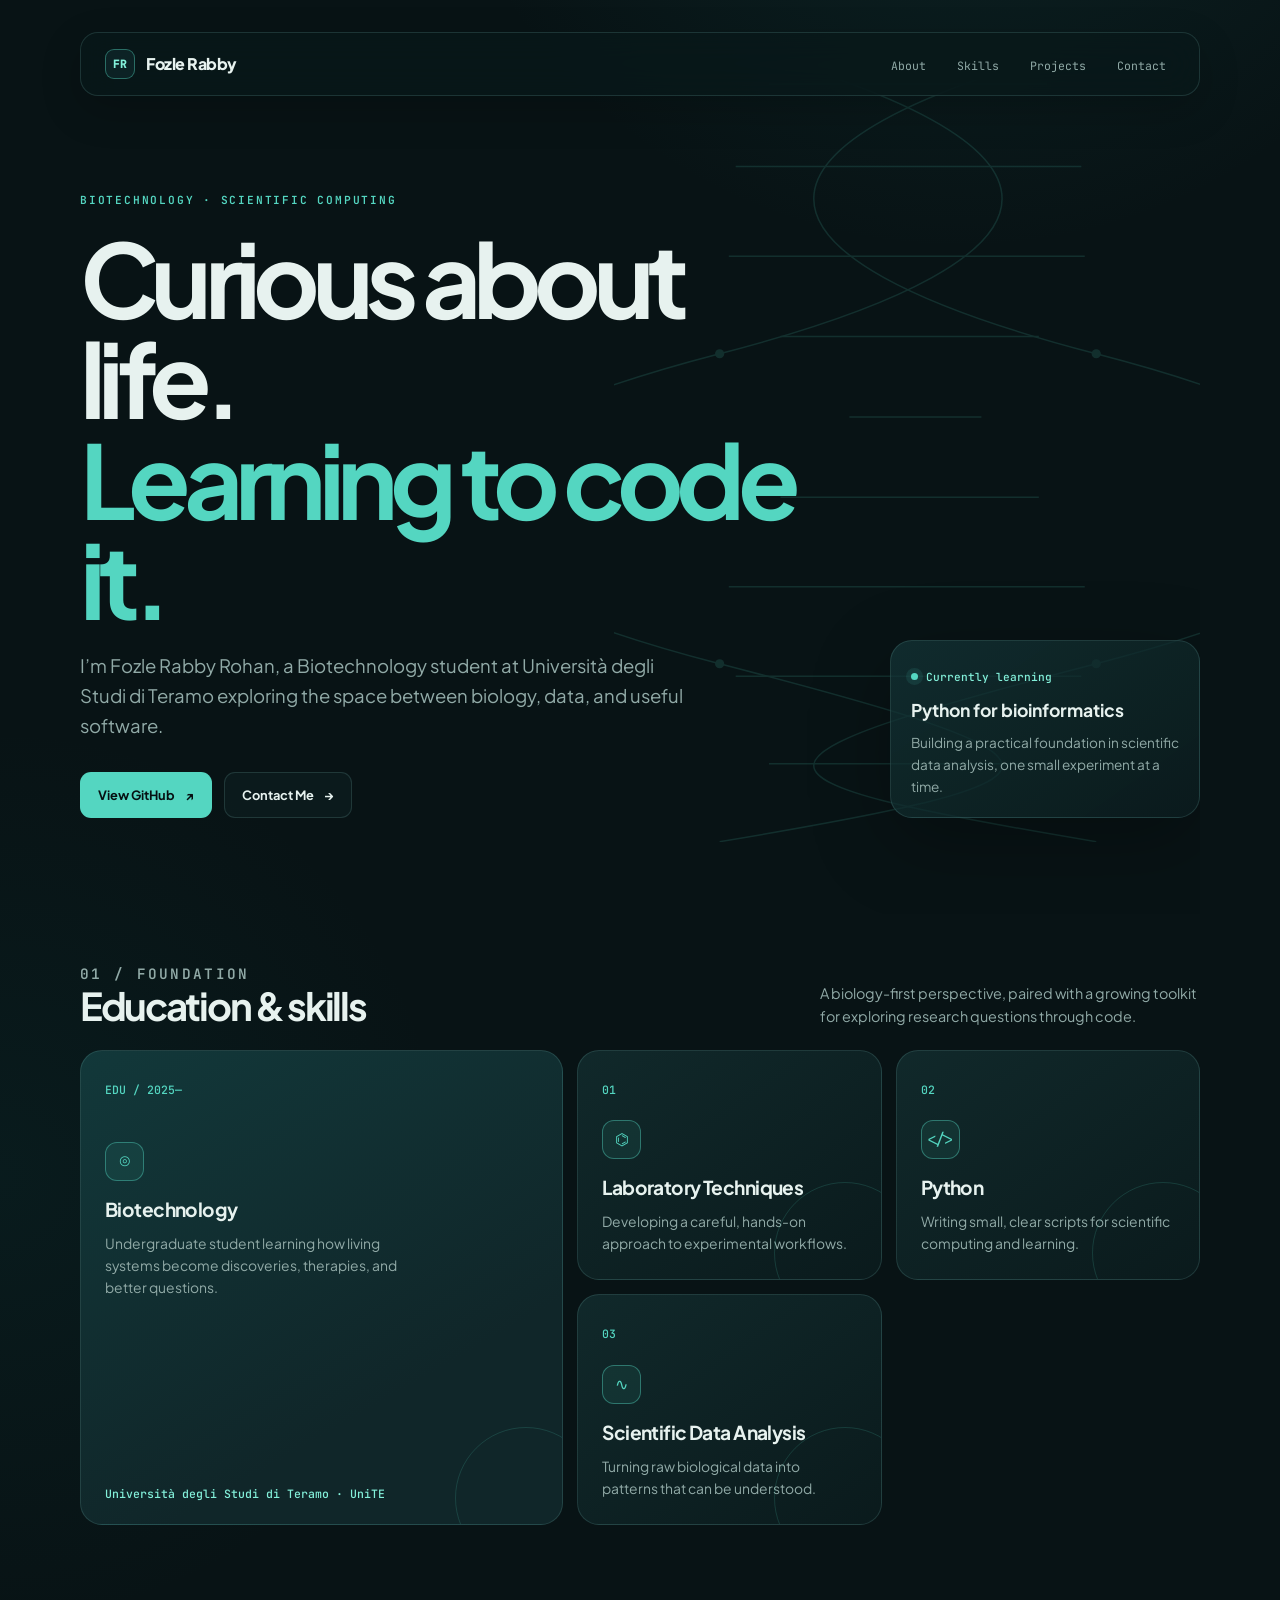
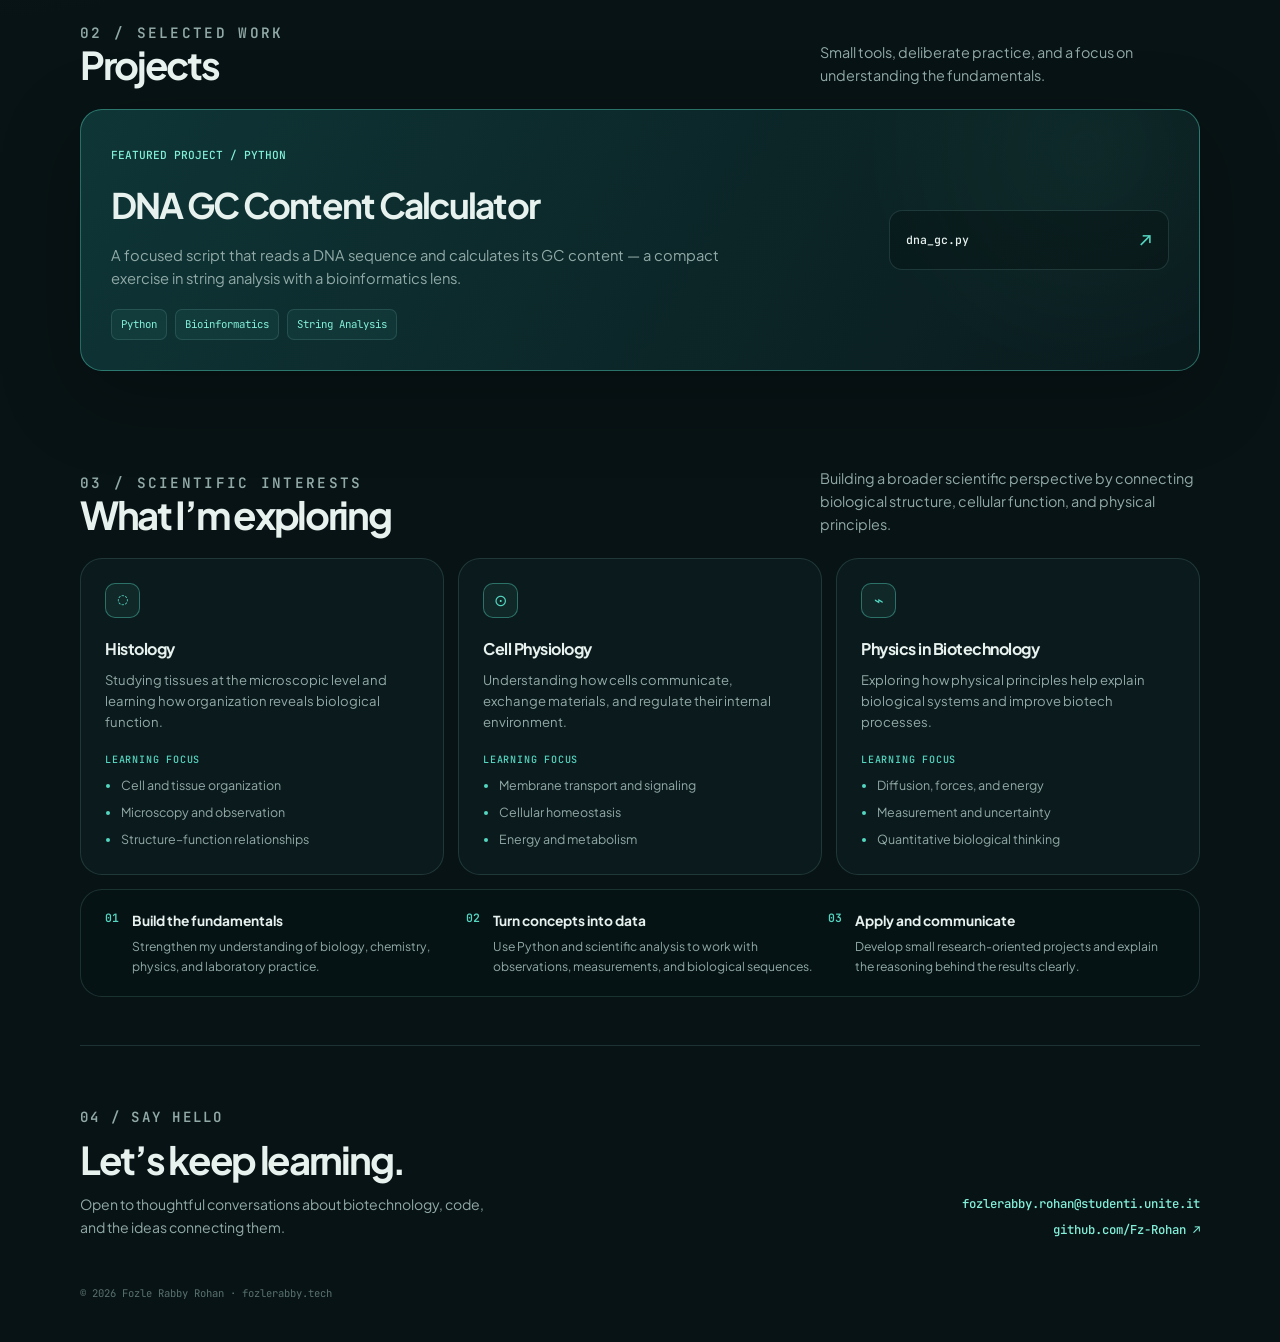
<file: index.html>
<!DOCTYPE html>
<html lang="en">
<head>
  <meta charset="UTF-8" />
  <meta name="viewport" content="width=device-width, initial-scale=1.0" />
  <meta name="description" content="Fozle Rabby Rohan — Biotechnology student, scientific programmer, and bioinformatics learner." />
  <title>Fozle Rabby Rohan | Biotechnology &amp; Bioinformatics</title>
  <link rel="preconnect" href="https://fonts.googleapis.com" />
  <link rel="preconnect" href="https://fonts.gstatic.com" crossorigin />
  <link href="https://fonts.googleapis.com/css2?family=JetBrains+Mono:wght@400;500;600&family=Plus+Jakarta+Sans:wght@400;500;600;700;800&display=swap" rel="stylesheet" />
  <style>
    :root {
      --bg: #081315;
      --bg-deep: #061012;
      --panel: rgba(15, 33, 36, 0.78);
      --panel-strong: #102427;
      --panel-soft: rgba(19, 53, 55, 0.42);
      --text: #e7f2ef;
      --muted: #91aaa7;
      --faint: #58716f;
      --teal: #54d6c1;
      --teal-bright: #83f0da;
      --line: rgba(139, 213, 203, 0.16);
      --line-strong: rgba(84, 214, 193, 0.42);
      --shadow: 0 24px 80px rgba(0, 0, 0, 0.28);
      --radius: 22px;
    }

    * { box-sizing: border-box; margin: 0; padding: 0; }
    html { scroll-behavior: smooth; }
    body {
      min-width: 320px;
      background:
        radial-gradient(circle at 75% -10%, rgba(32, 113, 111, 0.2), transparent 34rem),
        radial-gradient(circle at 0% 40%, rgba(14, 86, 87, 0.12), transparent 28rem),
        var(--bg);
      color: var(--text);
      font-family: "Plus Jakarta Sans", sans-serif;
      line-height: 1.6;
    }
    a { color: inherit; }
    .shell { width: min(1120px, calc(100% - 40px)); margin: 0 auto; }
    .mono, .eyebrow, .tag, .nav-label, .stat-label {
      font-family: "JetBrains Mono", monospace;
    }

    .nav-wrap {
      position: sticky;
      top: 16px;
      z-index: 20;
      padding-top: 16px;
    }
    nav {
      display: flex;
      align-items: center;
      justify-content: space-between;
      min-height: 64px;
      padding: 0 20px 0 24px;
      border: 1px solid var(--line);
      border-radius: 18px;
      background: rgba(8, 24, 26, 0.76);
      box-shadow: 0 14px 40px rgba(0, 0, 0, 0.2);
      backdrop-filter: blur(18px);
    }
    .brand {
      display: flex;
      align-items: center;
      gap: 11px;
      color: var(--text);
      text-decoration: none;
      font-weight: 800;
      letter-spacing: -0.03em;
    }
    .brand-mark {
      display: grid;
      width: 30px;
      height: 30px;
      place-items: center;
      border: 1px solid var(--line-strong);
      border-radius: 9px;
      color: var(--teal-bright);
      font-family: "JetBrains Mono", monospace;
      font-size: 0.72rem;
      background: var(--panel-soft);
    }
    .nav-links { display: flex; gap: 5px; list-style: none; }
    .nav-links a {
      padding: 9px 13px;
      border-radius: 10px;
      color: var(--muted);
      font-family: "JetBrains Mono", monospace;
      font-size: 0.72rem;
      text-decoration: none;
      transition: color .2s ease, background .2s ease;
    }
    .nav-links a:hover, .nav-links a:focus-visible {
      color: var(--teal-bright);
      background: rgba(84, 214, 193, 0.08);
      outline: none;
    }

    .hero {
      position: relative;
      display: grid;
      grid-template-columns: minmax(0, 1fr) 310px;
      gap: 32px;
      align-items: end;
      min-height: 575px;
      padding: 112px 0 96px;
      overflow: hidden;
    }
    .hero-content { position: relative; z-index: 1; }
    .eyebrow {
      color: var(--teal);
      font-size: 0.7rem;
      font-weight: 600;
      letter-spacing: .16em;
      text-transform: uppercase;
    }
    h1 {
      max-width: 760px;
      margin: 18px 0 22px;
      font-size: clamp(3rem, 8vw, 6.7rem);
      line-height: .98;
      letter-spacing: -0.075em;
    }
    h1 span { color: var(--teal); }
    .hero-copy {
      max-width: 620px;
      color: var(--muted);
      font-size: clamp(1rem, 2vw, 1.16rem);
    }
    .actions { display: flex; flex-wrap: wrap; gap: 12px; margin-top: 32px; }
    .button {
      display: inline-flex;
      align-items: center;
      gap: 10px;
      min-height: 46px;
      padding: 0 17px;
      border: 1px solid var(--line-strong);
      border-radius: 11px;
      color: var(--bg-deep);
      background: var(--teal);
      font-size: .8rem;
      font-weight: 700;
      text-decoration: none;
      transition: transform .2s ease, background .2s ease, box-shadow .2s ease;
    }
    .button:hover, .button:focus-visible {
      background: var(--teal-bright);
      box-shadow: 0 8px 25px rgba(84, 214, 193, .18);
      transform: translateY(-2px);
      outline: none;
    }
    .button.secondary {
      color: var(--text);
      background: rgba(15, 33, 36, .55);
      border-color: var(--line);
    }
    .hero-note {
      position: relative;
      z-index: 1;
      padding: 20px;
      border: 1px solid var(--line);
      border-radius: var(--radius);
      background: linear-gradient(145deg, rgba(20, 54, 56, .7), rgba(11, 29, 31, .75));
      box-shadow: var(--shadow);
    }
    .hero-note strong { display: block; margin: 9px 0 8px; font-size: 1.1rem; }
    .hero-note p { color: var(--muted); font-size: .85rem; }
    .status { display: inline-flex; align-items: center; gap: 8px; color: var(--teal-bright); font: 500 .7rem "JetBrains Mono", monospace; }
    .status::before {
      width: 7px; height: 7px; border-radius: 50%; background: var(--teal);
      box-shadow: 0 0 0 5px rgba(84, 214, 193, .1); content: "";
    }
    .dna {
      position: absolute;
      right: -3%;
      top: -5%;
      width: min(58vw, 620px);
      opacity: .14;
      pointer-events: none;
    }
    .dna path { fill: none; stroke: var(--teal); stroke-width: 1.3; }
    .dna circle { fill: var(--teal); }

    .section-heading {
      display: flex;
      align-items: end;
      justify-content: space-between;
      gap: 20px;
      margin-bottom: 22px;
    }
    h2 { font-size: clamp(1.7rem, 3vw, 2.45rem); letter-spacing: -.06em; line-height: 1.1; }
    .section-heading p { max-width: 380px; color: var(--muted); font-size: .9rem; }
    .bento {
      display: grid;
      grid-template-columns: 1.35fr .85fr .85fr;
      grid-template-rows: auto auto;
      gap: 14px;
    }
    .tile {
      position: relative;
      overflow: hidden;
      min-height: 180px;
      padding: 24px;
      border: 1px solid var(--line);
      border-radius: var(--radius);
      background: linear-gradient(145deg, rgba(18, 43, 45, .92), rgba(11, 27, 29, .94));
      transition: border-color .25s ease, box-shadow .25s ease, transform .25s ease;
    }
    .tile::after {
      position: absolute; right: -35px; bottom: -45px; width: 140px; height: 140px;
      border: 1px solid rgba(84, 214, 193, .16); border-radius: 50%; content: "";
    }
    .tile:hover { border-color: var(--line-strong); box-shadow: 0 0 0 1px rgba(84, 214, 193, .08), 0 18px 45px rgba(0, 0, 0, .22); transform: translateY(-3px); }
    .tile.education { grid-row: span 2; min-height: 376px; background: linear-gradient(150deg, #12383a, #102629 70%); }
    .tile h3 { margin: 13px 0 8px; font-size: 1.2rem; letter-spacing: -.03em; }
    .tile p { max-width: 300px; color: var(--muted); font-size: .87rem; }
    .tile-number { color: var(--teal); font: 500 .72rem "JetBrains Mono", monospace; }
    .uni {
      position: absolute; bottom: 23px; left: 24px;
      color: var(--teal-bright); font: 500 .72rem "JetBrains Mono", monospace;
    }
    .icon {
      display: grid; width: 39px; height: 39px; place-items: center;
      border: 1px solid var(--line-strong); border-radius: 12px; color: var(--teal);
      background: rgba(84, 214, 193, .08); font-family: "JetBrains Mono", monospace;
    }
    .pill-row { display: flex; flex-wrap: wrap; gap: 8px; margin-top: 18px; }
    .tag {
      padding: 6px 9px;
      border: 1px solid var(--line);
      border-radius: 7px;
      color: var(--teal-bright);
      background: rgba(84, 214, 193, .06);
      font-size: .67rem;
    }
    section { padding: 48px 0; }

    .project-card {
      display: grid;
      grid-template-columns: minmax(0, 1fr) 280px;
      gap: 32px;
      align-items: center;
      padding: 30px;
      border: 1px solid var(--line-strong);
      border-radius: var(--radius);
      background:
        linear-gradient(120deg, rgba(17, 63, 63, .8), rgba(11, 29, 31, .8)),
        radial-gradient(circle at 90% 15%, rgba(84, 214, 193, .24), transparent 14rem);
      box-shadow: var(--shadow);
    }
    .project-label { color: var(--teal-bright); font: 500 .7rem "JetBrains Mono", monospace; }
    .project-card h3 { margin: 12px 0 10px; font-size: clamp(1.5rem, 3vw, 2.2rem); letter-spacing: -.05em; }
    .project-card p { max-width: 610px; color: var(--muted); font-size: .92rem; }
    .project-link {
      display: flex; justify-content: space-between; align-items: center;
      padding: 16px; border: 1px solid var(--line); border-radius: 13px;
      color: var(--text); background: rgba(6, 16, 18, .38);
      font: 500 .72rem "JetBrains Mono", monospace; text-decoration: none;
    }
    .project-link span:last-child { color: var(--teal); font-size: 1.2rem; }
    .project-link:hover { border-color: var(--line-strong); }

    .explorations {
      display: grid;
      grid-template-columns: repeat(3, 1fr);
      gap: 14px;
    }
    .exploration {
      display: block;
      padding: 24px;
      border: 1px solid var(--line);
      border-radius: var(--radius);
      background: rgba(15, 33, 36, .55);
      color: inherit;
      text-decoration: none;
      transition: border-color .25s ease, transform .25s ease;
    }
    .exploration:hover { border-color: var(--line-strong); transform: translateY(-3px); }
    .exploration h3 { margin: 18px 0 8px; font-size: 1rem; letter-spacing: -.03em; }
    .exploration p { color: var(--muted); font-size: .82rem; }
    .exploration .icon { width: 35px; height: 35px; border-radius: 10px; }
    .exploration-label {
      display: block;
      margin-top: 21px;
      color: var(--teal);
      font: 500 .63rem "JetBrains Mono", monospace;
      letter-spacing: .08em;
      text-transform: uppercase;
    }
    .exploration ul {
      display: grid;
      gap: 7px;
      margin-top: 10px;
      padding-left: 16px;
      color: var(--muted);
      font-size: .78rem;
    }
    .exploration li::marker { color: var(--teal); }
    .roadmap {
      display: grid;
      grid-template-columns: 1fr 1fr 1fr;
      gap: 14px;
      margin-top: 14px;
      padding: 20px 24px;
      border: 1px solid var(--line);
      border-radius: var(--radius);
      background: rgba(7, 21, 23, .42);
    }
    .roadmap-step { display: flex; gap: 13px; }
    .roadmap-number {
      flex: 0 0 auto;
      color: var(--teal);
      font: 600 .72rem "JetBrains Mono", monospace;
    }
    .roadmap h3 { margin-bottom: 5px; font-size: .86rem; }
    .roadmap p { color: var(--muted); font-size: .76rem; }

    footer {
      margin-top: 30px;
      padding: 48px 0 42px;
      border-top: 1px solid var(--line);
    }
    .footer-content { display: flex; align-items: end; justify-content: space-between; gap: 24px; }
    .footer-content h2 { margin-top: 10px; }
    .footer-content p { max-width: 420px; margin-top: 12px; color: var(--muted); font-size: .88rem; }
    .contact-links { display: grid; gap: 9px; text-align: right; }
    .contact-links a { color: var(--teal-bright); font: 500 .77rem "JetBrains Mono", monospace; text-decoration: none; }
    .contact-links a:hover { color: var(--text); }
    .copyright { margin-top: 48px; color: var(--faint); font: .66rem "JetBrains Mono", monospace; }

    @media (max-width: 760px) {
      .shell { width: min(100% - 28px, 600px); }
      .nav-wrap { top: 8px; padding-top: 8px; }
      nav { padding: 0 13px 0 15px; }
      .brand { font-size: .88rem; }
      .nav-links a { padding: 8px 7px; font-size: .63rem; }
      .hero { display: block; min-height: auto; padding: 98px 0 60px; }
      h1 { font-size: clamp(3rem, 16vw, 5rem); }
      .hero-note { max-width: 340px; margin-top: 44px; }
      .dna { right: -35%; top: 4%; width: 520px; }
      .section-heading, .footer-content { display: block; }
      .section-heading p { margin-top: 12px; }
      .bento { display: grid; grid-template-columns: 1fr 1fr; }
      .tile.education { grid-column: span 2; grid-row: auto; min-height: 290px; }
      .project-card { display: block; padding: 23px; }
      .project-link { margin-top: 24px; }
      .explorations { grid-template-columns: 1fr; }
      .roadmap { grid-template-columns: 1fr; gap: 18px; }
      .contact-links { margin-top: 24px; text-align: left; }
    }
    @media (max-width: 430px) {
      .nav-links a { padding: 8px 4px; font-size: .58rem; }
      .bento { grid-template-columns: 1fr; }
      .tile.education { grid-column: auto; }
      .tile { min-height: 155px; }
    }
  </style>
</head>
<body>
  <div class="shell nav-wrap">
    <nav aria-label="Primary navigation">
      <a class="brand" href="#about"><span class="brand-mark">FR</span> Fozle Rabby</a>
      <ul class="nav-links">
        <li><a href="#about">About</a></li>
        <li><a href="#skills">Skills</a></li>
        <li><a href="#projects">Projects</a></li>
        <li><a href="#contact">Contact</a></li>
      </ul>
    </nav>
  </div>

  <main>
    <header class="shell hero" id="about">
      <svg class="dna" viewBox="0 0 540 700" aria-hidden="true">
        <path d="M92 5 C420 90 420 190 92 275 S-236 460 92 545 S420 645 92 700" />
        <path d="M420 5 C92 90 92 190 420 275 S748 460 420 545 S92 645 420 700" />
        <path d="M135 40 L377 40 M106 112 L407 112 M100 190 L410 190 M145 260 L370 260 M205 330 L320 330 M145 400 L370 400 M100 478 L410 478 M106 556 L407 556 M135 632 L377 632" />
        <circle cx="92" cy="5" r="4" /><circle cx="420" cy="5" r="4" /><circle cx="92" cy="275" r="4" /><circle cx="420" cy="275" r="4" /><circle cx="92" cy="545" r="4" /><circle cx="420" cy="545" r="4" />
      </svg>
      <div class="hero-content">
        <p class="eyebrow">Biotechnology · Scientific Computing</p>
        <h1>Curious about life.<br /><span>Learning to code it.</span></h1>
        <p class="hero-copy">I’m Fozle Rabby Rohan, a Biotechnology student at Università degli Studi di Teramo exploring the space between biology, data, and useful software.</p>
        <div class="actions">
          <a class="button" href="https://github.com/Fz-Rohan" target="_blank" rel="noopener noreferrer">View GitHub <span>↗</span></a>
          <a class="button secondary" href="mailto:fozlerabby.rohan@studenti.unite.it">Contact Me <span>→</span></a>
        </div>
      </div>
      <aside class="hero-note">
        <span class="status">Currently learning</span>
        <strong>Python for bioinformatics</strong>
        <p>Building a practical foundation in scientific data analysis, one small experiment at a time.</p>
      </aside>
    </header>

    <section class="shell" id="skills">
      <div class="section-heading">
        <div><p class="eyebrow">01 / Foundation</p><h2>Education &amp; skills</h2></div>
        <p>A biology-first perspective, paired with a growing toolkit for exploring research questions through code.</p>
      </div>
      <div class="bento">
        <article class="tile education">
          <span class="tile-number">EDU / 2025—</span>
          <div class="icon" style="margin-top: 42px;">◎</div>
          <h3>Biotechnology</h3>
          <p>Undergraduate student learning how living systems become discoveries, therapies, and better questions.</p>
          <span class="uni">Università degli Studi di Teramo · UniTE</span>
        </article>
        <article class="tile">
          <span class="tile-number">01</span>
          <div class="icon" style="margin-top: 20px;">⌬</div>
          <h3>Laboratory Techniques</h3>
          <p>Developing a careful, hands-on approach to experimental workflows.</p>
        </article>
        <article class="tile">
          <span class="tile-number">02</span>
          <div class="icon" style="margin-top: 20px;">&lt;/&gt;</div>
          <h3>Python</h3>
          <p>Writing small, clear scripts for scientific computing and learning.</p>
        </article>
        <article class="tile">
          <span class="tile-number">03</span>
          <div class="icon" style="margin-top: 20px;">∿</div>
          <h3>Scientific Data Analysis</h3>
          <p>Turning raw biological data into patterns that can be understood.</p>
        </article>
      </div>
    </section>

    <section class="shell" id="projects">
      <div class="section-heading">
        <div><p class="eyebrow">02 / Selected work</p><h2>Projects</h2></div>
        <p>Small tools, deliberate practice, and a focus on understanding the fundamentals.</p>
      </div>
      <article class="project-card">
        <div>
          <span class="project-label">FEATURED PROJECT / PYTHON</span>
          <h3>DNA GC Content Calculator</h3>
          <p>A focused script that reads a DNA sequence and calculates its GC content — a compact exercise in string analysis with a bioinformatics lens.</p>
          <div class="pill-row">
            <span class="tag">Python</span><span class="tag">Bioinformatics</span><span class="tag">String Analysis</span>
          </div>
        </div>
        <a class="project-link" href="https://github.com/Fz-Rohan/python-learning" target="_blank" rel="noopener noreferrer"><span>dna_gc.py</span><span>↗</span></a>
      </article>
    </section>

    <section class="shell" id="explorations">
      <div class="section-heading">
        <div><p class="eyebrow">03 / Scientific interests</p><h2>What I’m exploring</h2></div>
        <p>Building a broader scientific perspective by connecting biological structure, cellular function, and physical principles.</p>
      </div>
      <div class="explorations">
        <a class="exploration" href="histology.html">
          <div class="icon">◌</div>
          <h3>Histology</h3>
          <p>Studying tissues at the microscopic level and learning how organization reveals biological function.</p>
          <span class="exploration-label">Learning focus</span>
          <ul>
            <li>Cell and tissue organization</li>
            <li>Microscopy and observation</li>
            <li>Structure–function relationships</li>
          </ul>
        </a>
        <a class="exploration" href="cell-physiology.html">
          <div class="icon">⊙</div>
          <h3>Cell Physiology</h3>
          <p>Understanding how cells communicate, exchange materials, and regulate their internal environment.</p>
          <span class="exploration-label">Learning focus</span>
          <ul>
            <li>Membrane transport and signaling</li>
            <li>Cellular homeostasis</li>
            <li>Energy and metabolism</li>
          </ul>
        </a>
        <a class="exploration" href="physics-in-biotechnology.html">
          <div class="icon">⌁</div>
          <h3>Physics in Biotechnology</h3>
          <p>Exploring how physical principles help explain biological systems and improve biotech processes.</p>
          <span class="exploration-label">Learning focus</span>
          <ul>
            <li>Diffusion, forces, and energy</li>
            <li>Measurement and uncertainty</li>
            <li>Quantitative biological thinking</li>
          </ul>
        </a>
      </div>
      <div class="roadmap">
        <div class="roadmap-step">
          <span class="roadmap-number">01</span>
          <div><h3>Build the fundamentals</h3><p>Strengthen my understanding of biology, chemistry, physics, and laboratory practice.</p></div>
        </div>
        <div class="roadmap-step">
          <span class="roadmap-number">02</span>
          <div><h3>Turn concepts into data</h3><p>Use Python and scientific analysis to work with observations, measurements, and biological sequences.</p></div>
        </div>
        <div class="roadmap-step">
          <span class="roadmap-number">03</span>
          <div><h3>Apply and communicate</h3><p>Develop small research-oriented projects and explain the reasoning behind the results clearly.</p></div>
        </div>
      </div>
    </section>
  </main>

  <footer class="shell" id="contact">
    <div class="footer-content">
      <div>
        <p class="eyebrow">04 / Say hello</p>
        <h2>Let’s keep learning.</h2>
        <p>Open to thoughtful conversations about biotechnology, code, and the ideas connecting them.</p>
      </div>
      <div class="contact-links">
        <a href="mailto:fozlerabby.rohan@studenti.unite.it">fozlerabby.rohan@studenti.unite.it</a>
        <a href="https://github.com/Fz-Rohan" target="_blank" rel="noopener noreferrer">github.com/Fz-Rohan ↗</a>
      </div>
    </div>
    <p class="copyright">© 2026 Fozle Rabby Rohan · fozlerabby.tech</p>
  </footer>
</body>
</html>
</file>
